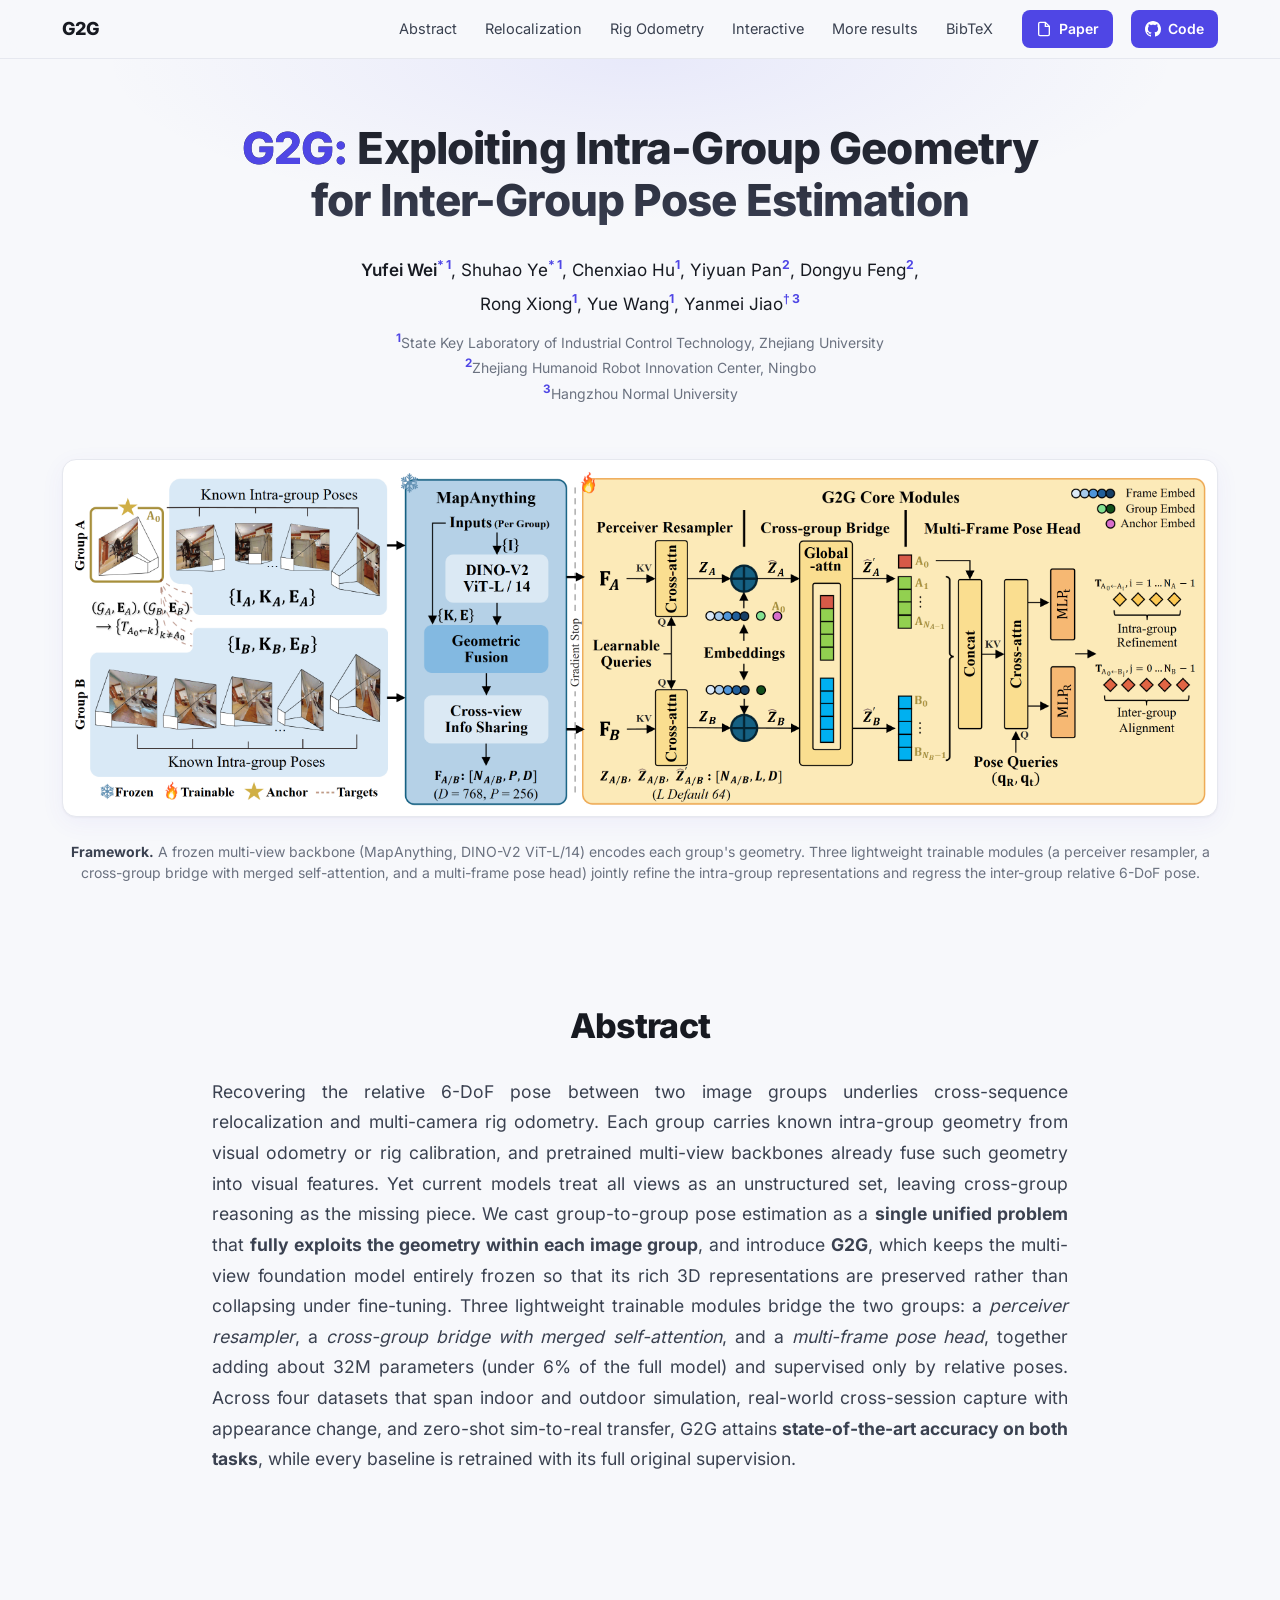
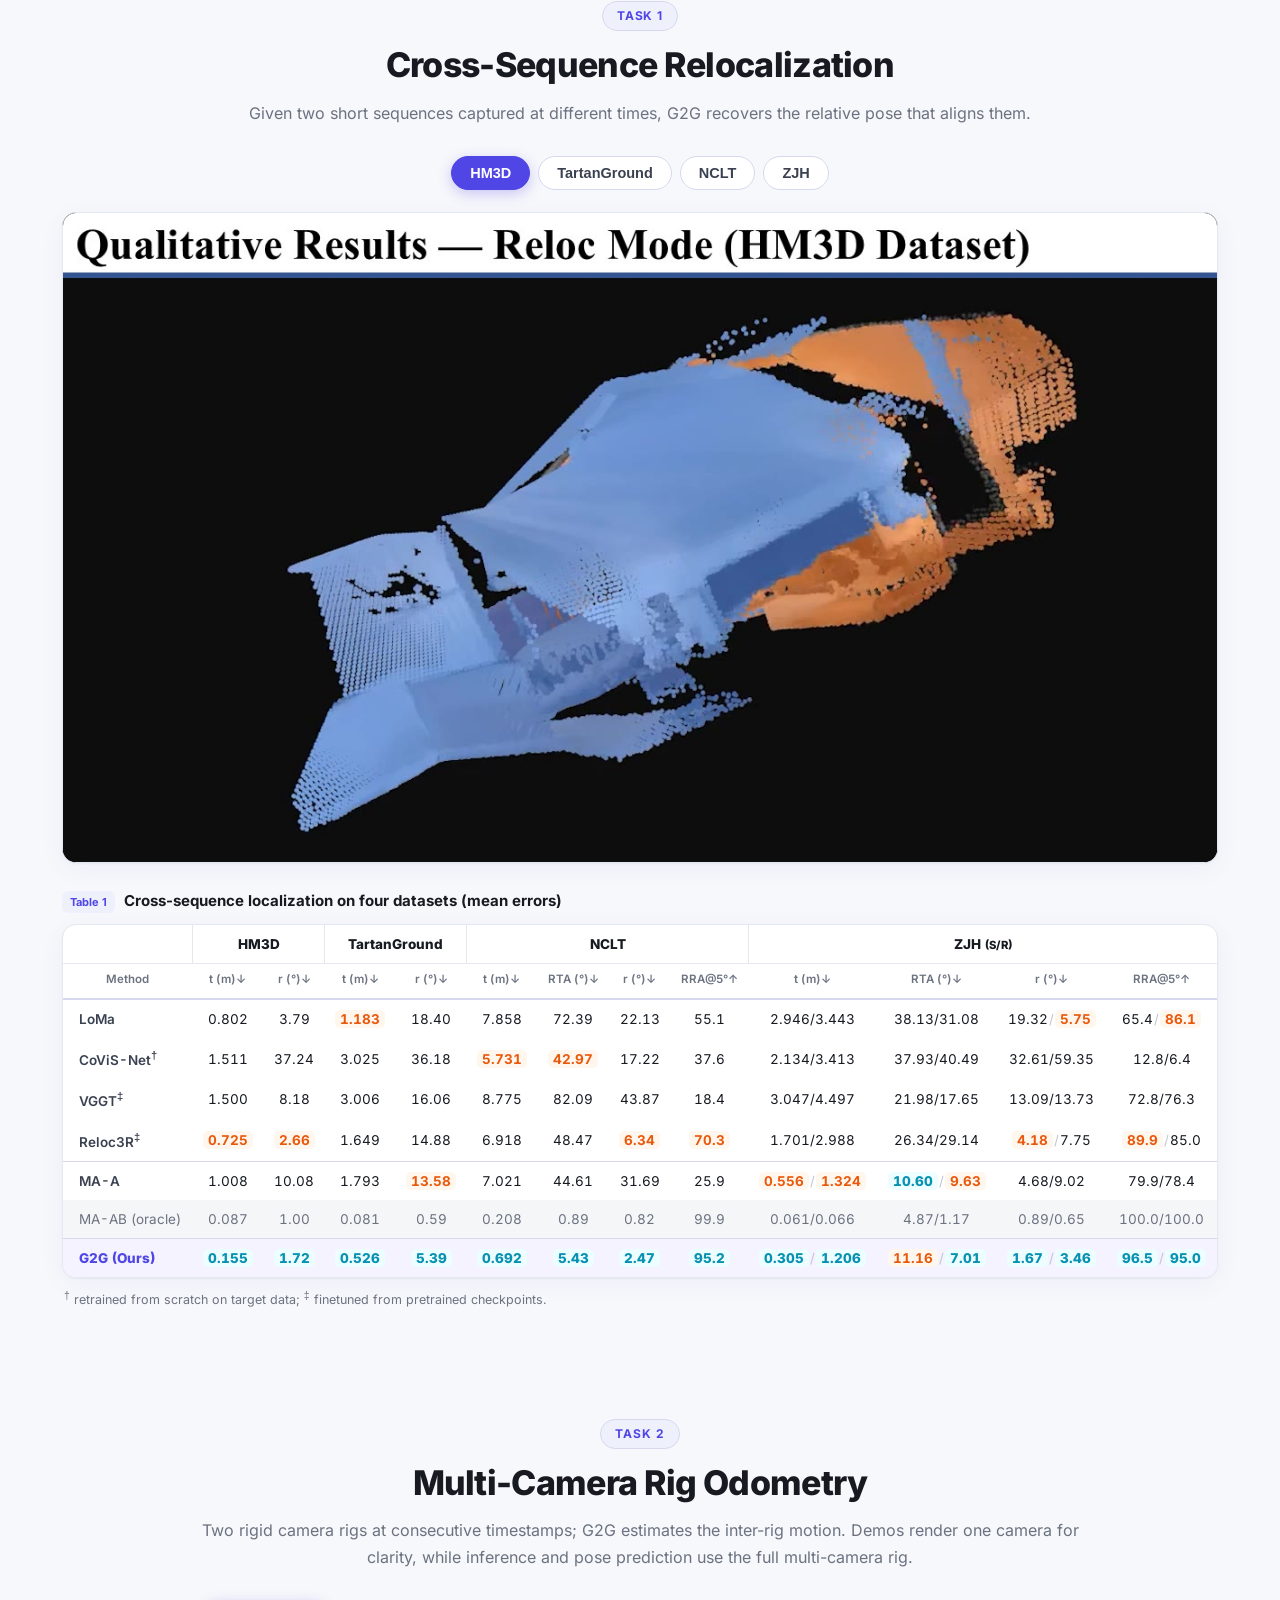
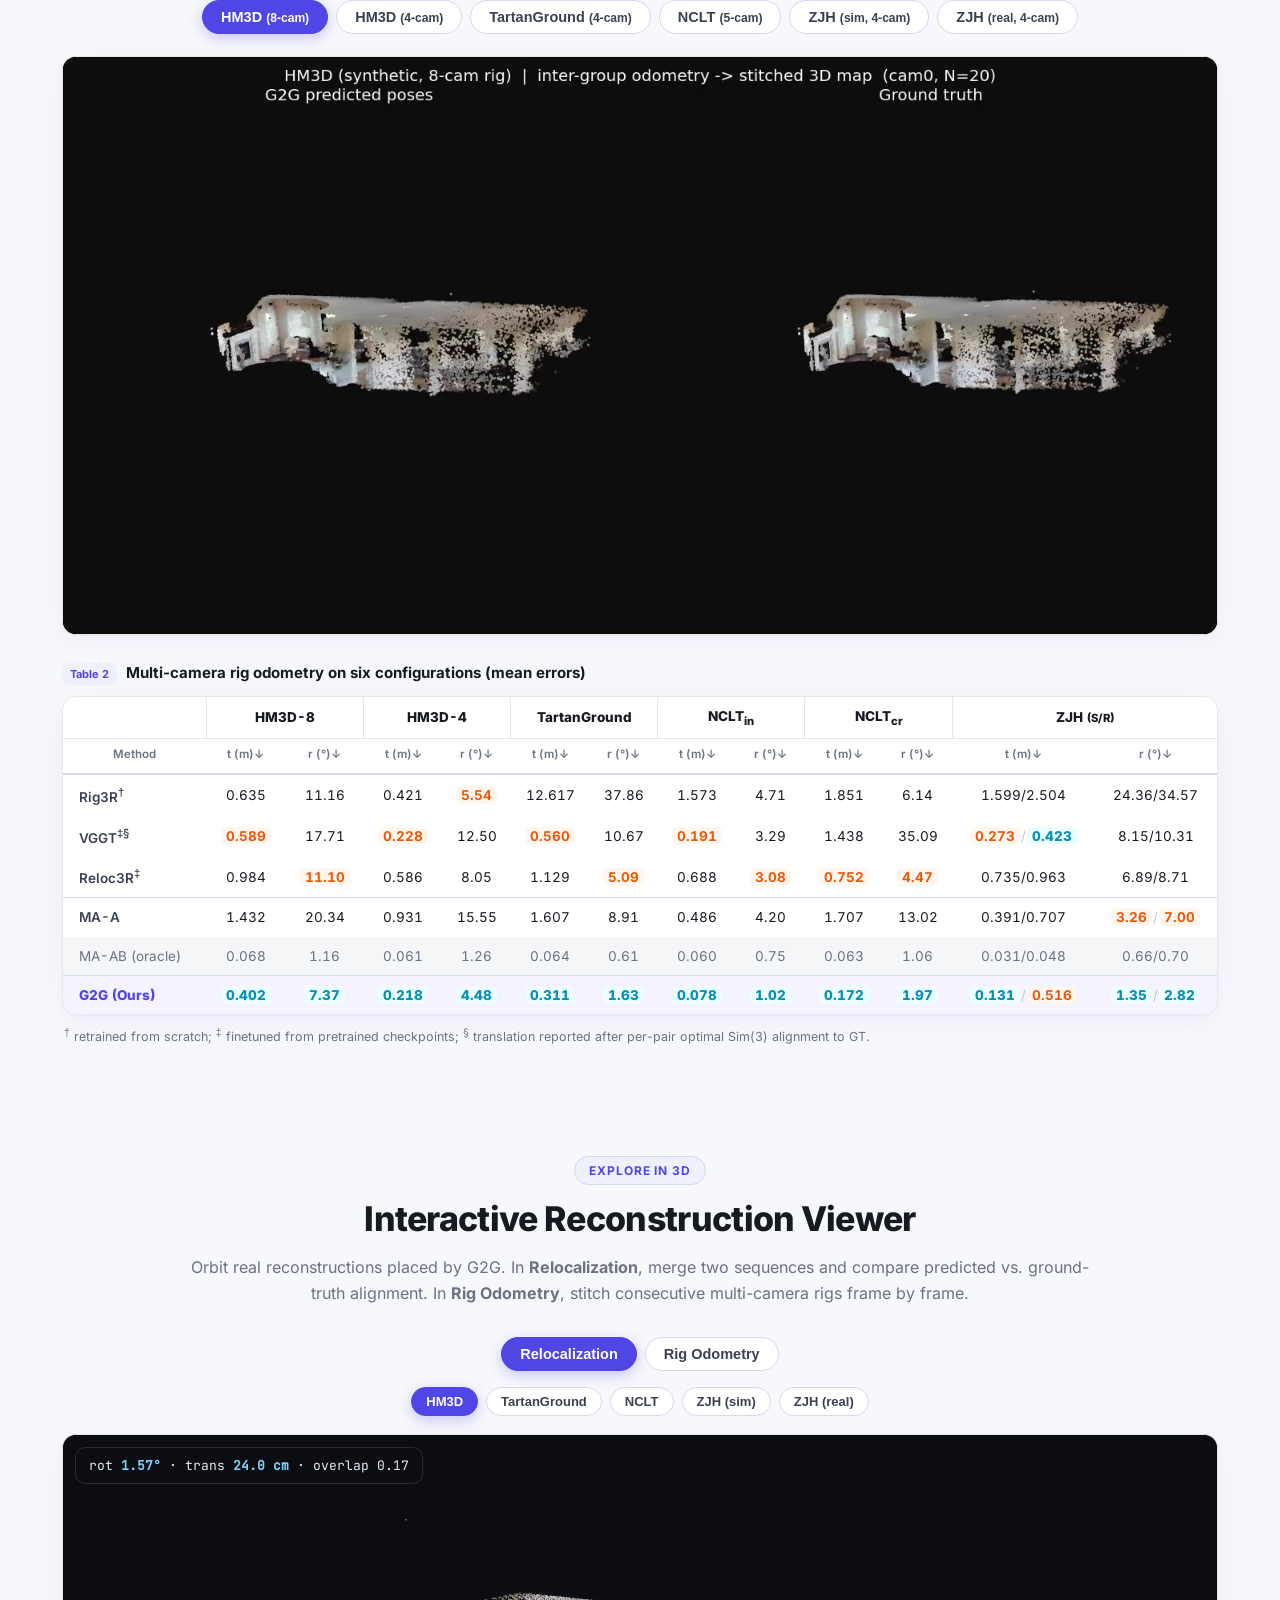
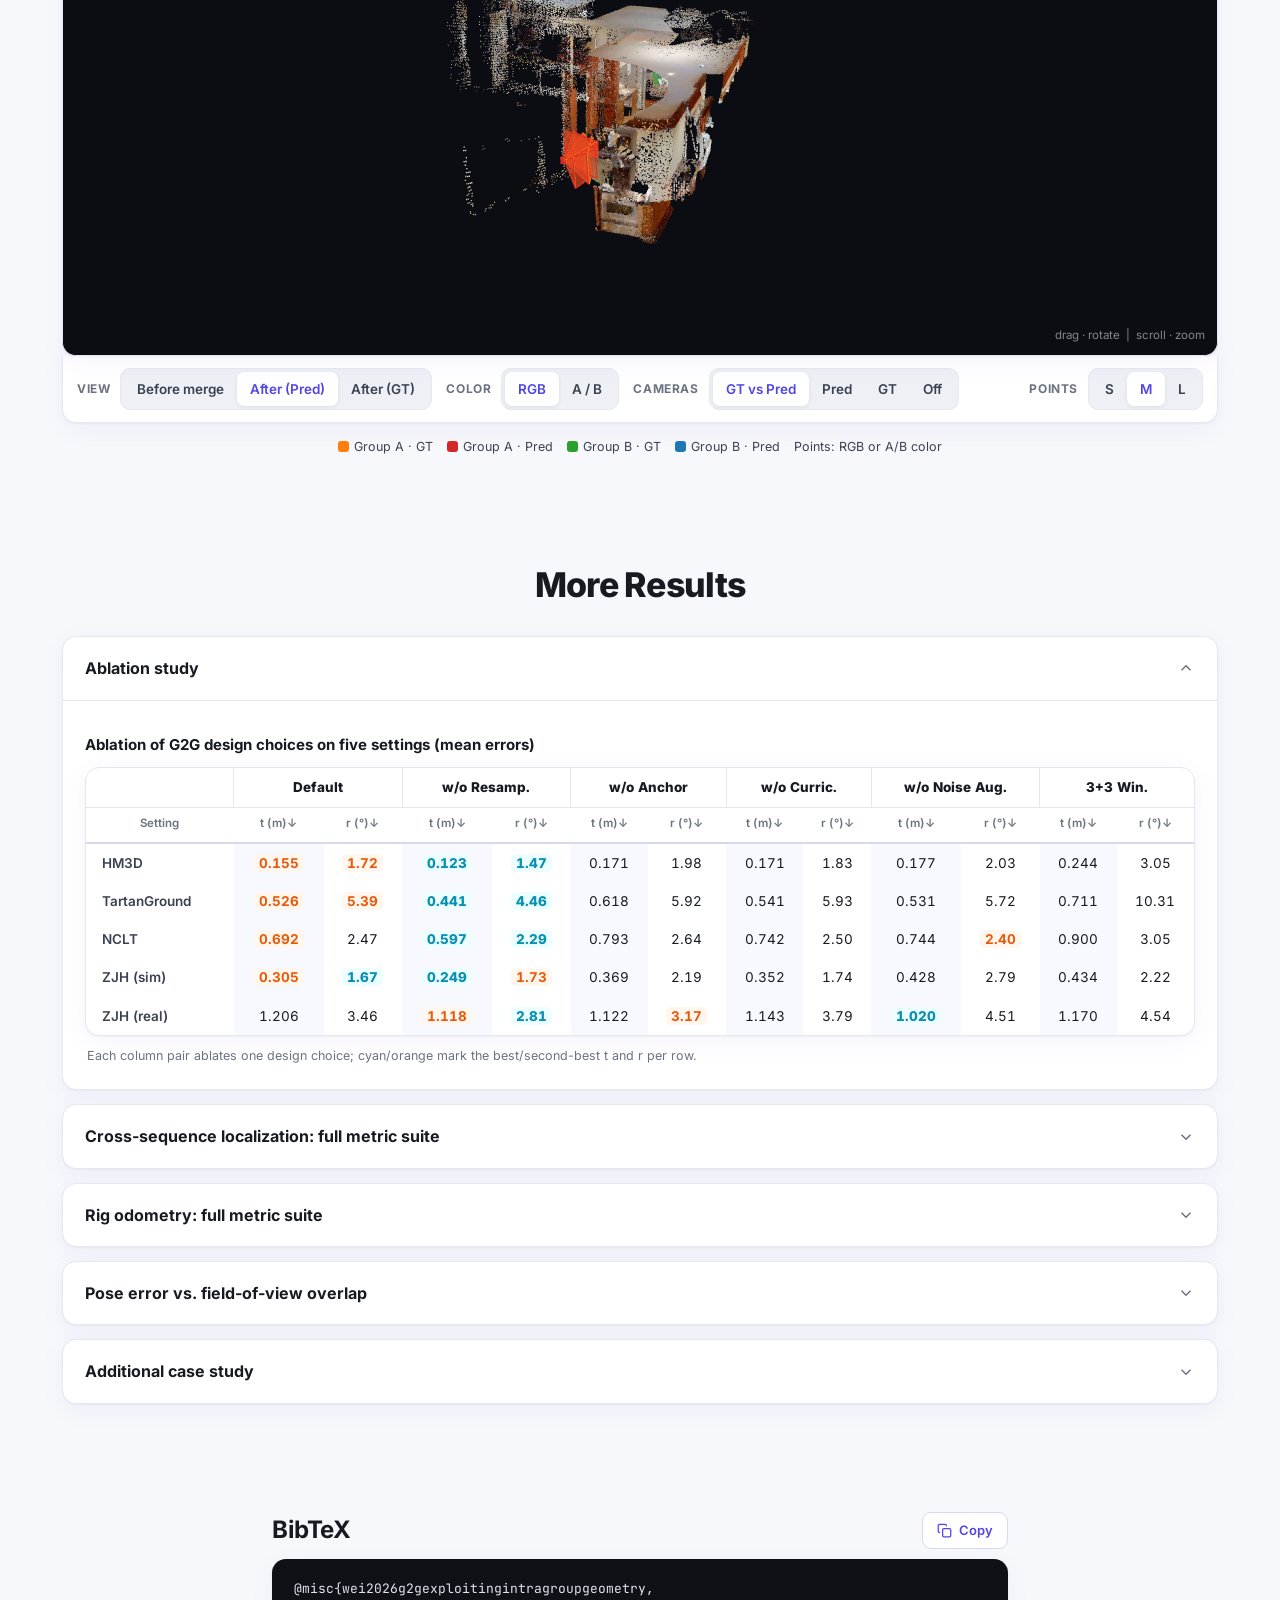
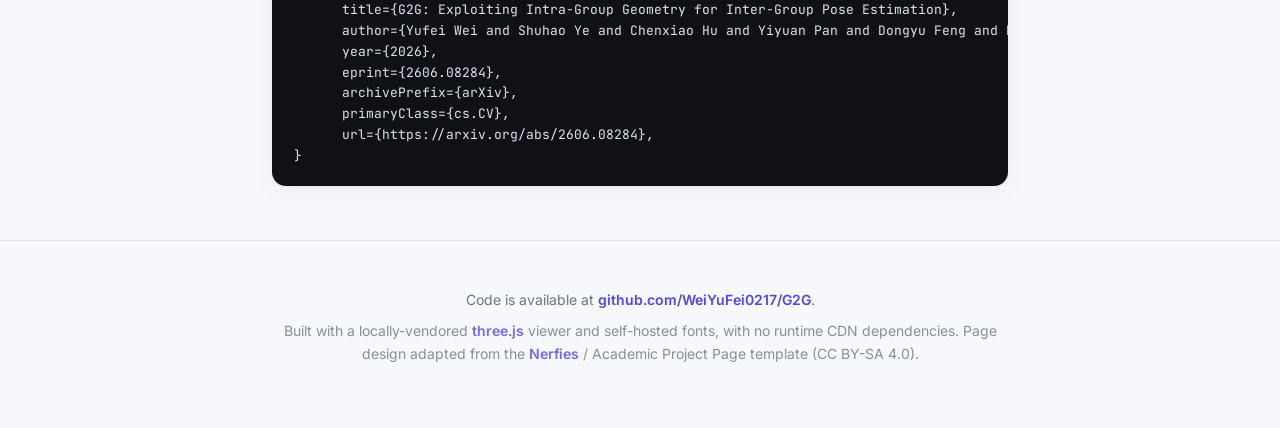
<file: docs/index.html>
<!DOCTYPE html>
<html lang="en">
<head>
<meta charset="utf-8">
<meta name="viewport" content="width=device-width, initial-scale=1">
<title>G2G: Exploiting Intra-Group Geometry for Inter-Group Pose Estimation</title>
<meta name="description" content="G2G estimates the relative 6-DoF pose between two image groups for cross-sequence relocalization and multi-camera rig odometry, keeping a multi-view foundation model frozen and adding ~32M trainable parameters.">
<!-- Open Graph / Twitter(社交分享卡片需绝对 URL,相对路径在爬虫端无法解析)-->
<meta property="og:type" content="website">
<meta property="og:url" content="https://weiyufei0217.github.io/G2G/">
<meta property="og:title" content="G2G: Exploiting Intra-Group Geometry for Inter-Group Pose Estimation">
<meta property="og:description" content="A frozen multi-view foundation model + ~32M trainable parameters for group-to-group 6-DoF pose estimation. State-of-the-art on relocalization and rig odometry across four datasets.">
<meta property="og:image" content="https://weiyufei0217.github.io/G2G/assets/teaser/method.png">
<meta property="og:image:width" content="3414">
<meta property="og:image:height" content="1010">
<meta name="twitter:card" content="summary_large_image">
<meta name="twitter:title" content="G2G: Exploiting Intra-Group Geometry for Inter-Group Pose Estimation">
<meta name="twitter:description" content="A frozen multi-view foundation model + ~32M trainable parameters for group-to-group 6-DoF pose estimation. State-of-the-art on relocalization and rig odometry across four datasets.">
<meta name="twitter:image" content="https://weiyufei0217.github.io/G2G/assets/teaser/method.png">
<!-- Google Scholar (Highwire) 引用元数据:帮助论文 PDF 被 Scholar 收录 -->
<meta name="citation_title" content="G2G: Exploiting Intra-Group Geometry for Inter-Group Pose Estimation">
<meta name="citation_arxiv_id" content="2606.08284">
<meta name="citation_author" content="Wei, Yufei">
<meta name="citation_author" content="Ye, Shuhao">
<meta name="citation_author" content="Hu, Chenxiao">
<meta name="citation_author" content="Pan, Yiyuan">
<meta name="citation_author" content="Feng, Dongyu">
<meta name="citation_author" content="Xiong, Rong">
<meta name="citation_author" content="Wang, Yue">
<meta name="citation_author" content="Jiao, Yanmei">
<meta name="citation_publication_date" content="2026">
<meta name="citation_pdf_url" content="https://arxiv.org/pdf/2606.08284">
<meta name="citation_abstract_html_url" content="https://weiyufei0217.github.io/G2G/">
<!-- schema.org 结构化数据:让搜索引擎理解这是一篇学术论文 -->
<script type="application/ld+json">
{
  "@context": "https://schema.org",
  "@type": "ScholarlyArticle",
  "headline": "G2G: Exploiting Intra-Group Geometry for Inter-Group Pose Estimation",
  "name": "G2G: Exploiting Intra-Group Geometry for Inter-Group Pose Estimation",
  "author": [
    {"@type": "Person", "name": "Yufei Wei"},
    {"@type": "Person", "name": "Shuhao Ye"},
    {"@type": "Person", "name": "Chenxiao Hu"},
    {"@type": "Person", "name": "Yiyuan Pan"},
    {"@type": "Person", "name": "Dongyu Feng"},
    {"@type": "Person", "name": "Rong Xiong"},
    {"@type": "Person", "name": "Yue Wang"},
    {"@type": "Person", "name": "Yanmei Jiao"}
  ],
  "datePublished": "2026",
  "url": "https://weiyufei0217.github.io/G2G/",
  "image": "https://weiyufei0217.github.io/G2G/assets/teaser/method.png",
  "description": "G2G estimates the relative 6-DoF pose between two image groups for cross-sequence relocalization and multi-camera rig odometry, keeping a multi-view foundation model frozen and adding ~32M trainable parameters.",
  "abstract": "G2G estimates the relative 6-DoF pose between two image groups for cross-sequence relocalization and multi-camera rig odometry, keeping a multi-view foundation model frozen and adding ~32M trainable parameters.",
  "license": "https://github.com/WeiYuFei0217/G2G",
  "sameAs": "https://github.com/WeiYuFei0217/G2G"
}
</script>
<link rel="icon" href="data:image/svg+xml,<svg xmlns='http://www.w3.org/2000/svg' viewBox='0 0 32 32'><text y='25' font-size='24' font-family='sans-serif' font-weight='800' fill='%234f46e5'>G</text></svg>">
<link rel="preload" href="./static/vendor/fonts/inter-700.woff2" as="font" type="font/woff2" crossorigin>
<link rel="stylesheet" href="./static/css/style.css">
<!-- three.js 通过 importmap 解析裸模块名 'three'(本地内嵌,无 CDN) -->
<script type="importmap">
{ "imports": { "three": "./static/vendor/three/three.module.min.js" } }
</script>
</head>
<body>

<!-- ============================== 导航 ============================== -->
<nav class="nav">
  <div class="wrap">
    <a class="brand" href="#top">G2G</a>
    <div class="spacer"></div>
    <div class="links" id="navlinks">
      <a href="#abstract">Abstract</a>
      <a href="#reloc">Relocalization</a>
      <a href="#rig">Rig&nbsp;Odometry</a>
      <a href="#interactive">Interactive</a>
      <a href="#more">More&nbsp;results</a>
      <a href="#bibtex">BibTeX</a>
    </div>
    <a class="ghbtn" href="https://arxiv.org/abs/2606.08284" target="_blank" rel="noopener">
      <svg viewBox="0 0 24 24" width="16" height="16" fill="none" stroke="currentColor" stroke-width="2" aria-hidden="true"><path d="M14 2H6a2 2 0 0 0-2 2v16a2 2 0 0 0 2 2h12a2 2 0 0 0 2-2V8z"/><path d="M14 2v6h6"/></svg>
      Paper
    </a>
    <a class="ghbtn" href="https://github.com/WeiYuFei0217/G2G" target="_blank" rel="noopener">
      <svg viewBox="0 0 16 16" width="16" height="16" fill="currentColor" aria-hidden="true"><path d="M8 0C3.58 0 0 3.58 0 8c0 3.54 2.29 6.53 5.47 7.59.4.07.55-.17.55-.38 0-.19-.01-.82-.01-1.49-2.01.37-2.53-.49-2.69-.94-.09-.23-.48-.94-.82-1.13-.28-.15-.68-.52-.01-.53.63-.01 1.08.58 1.23.82.72 1.21 1.87.87 2.33.66.07-.52.28-.87.51-1.07-1.78-.2-3.64-.89-3.64-3.95 0-.87.31-1.59.82-2.15-.08-.2-.36-1.02.08-2.12 0 0 .67-.21 2.2.82.64-.18 1.32-.27 2-.27.68 0 1.36.09 2 .27 1.53-1.04 2.2-.82 2.2-.82.44 1.1.16 1.92.08 2.12.51.56.82 1.27.82 2.15 0 3.07-1.87 3.75-3.65 3.95.29.25.54.73.54 1.48 0 1.07-.01 1.93-.01 2.2 0 .21.15.46.55.38A8.01 8.01 0 0 0 16 8c0-4.42-3.58-8-8-8z"/></svg>
      Code
    </a>
    <button class="nav-toggle" id="navToggle" aria-label="Menu">
      <svg width="18" height="18" viewBox="0 0 24 24" fill="none" stroke="currentColor" stroke-width="2"><path d="M3 6h18M3 12h18M3 18h18"/></svg>
    </button>
  </div>
</nav>

<span id="top"></span>

<!-- ============================== HERO ============================== -->
<header class="hero">
  <div class="wrap">
    <h1><span class="brandhl">G2G:</span> Exploiting Intra-Group Geometry<br>for Inter-Group Pose Estimation</h1>

    <div class="authors">
      <a href="https://github.com/WeiYuFei0217" target="_blank" rel="noopener">Yufei Wei</a><sup>*&thinsp;1</sup>,
      Shuhao Ye<sup>*&thinsp;1</sup>,
      Chenxiao Hu<sup>1</sup>,
      Yiyuan Pan<sup>2</sup>,
      Dongyu Feng<sup>2</sup>,<br>
      Rong Xiong<sup>1</sup>,
      Yue Wang<sup>1</sup>,
      Yanmei Jiao<sup>&dagger;&thinsp;3</sup>
    </div>
    <div class="affils">
      <div><sup>1</sup>State Key Laboratory of Industrial Control Technology, Zhejiang University</div>
      <div><sup>2</sup>Zhejiang Humanoid Robot Innovation Center, Ningbo</div>
      <div><sup>3</sup>Hangzhou Normal University</div>
    </div>
  </div>
</header>

<!-- ============================== TEASER(方法图) ============================== -->
<section class="teaser" style="padding-top:14px">
  <div class="wrap">
    <figure class="fig">
      <img src="./assets/teaser/method.png" alt="G2G framework: a frozen multi-view backbone with a perceiver resampler, a cross-group bridge with merged self-attention, and a multi-frame pose head.">
    </figure>
    <p class="cap"><b>Framework.</b> A frozen multi-view backbone (MapAnything, DINO-V2 ViT-L/14)
      encodes each group's geometry. Three lightweight trainable modules (a perceiver resampler, a
      cross-group bridge with merged self-attention, and a multi-frame pose head) jointly refine the
      intra-group representations and regress the inter-group relative 6-DoF pose.</p>
  </div>
</section>

<!-- ============================== ABSTRACT ============================== -->
<section id="abstract" class="abstract">
  <div class="wrap narrow">
    <div class="sec-head"><h2>Abstract</h2></div>
    <p>Recovering the relative 6-DoF pose between two image groups underlies cross-sequence
      relocalization and multi-camera rig odometry. Each group carries known intra-group geometry from
      visual odometry or rig calibration, and pretrained multi-view backbones already fuse such geometry
      into visual features. Yet current models treat all views as an unstructured set, leaving
      cross-group reasoning as the missing piece. We cast group-to-group pose estimation as a
      <b>single unified problem</b> that <b>fully exploits the geometry within each image group</b>, and
      introduce <b>G2G</b>, which keeps the multi-view foundation model entirely frozen so that its
      rich 3D representations are preserved rather than collapsing under fine-tuning. Three
      lightweight trainable modules bridge the two groups: a <i>perceiver resampler</i>, a
      <i>cross-group bridge with merged self-attention</i>, and a <i>multi-frame pose head</i>, together
      adding about 32M parameters (under 6% of the full model) and supervised only by relative poses.
      Across four datasets that span indoor and outdoor simulation, real-world cross-session capture with
      appearance change, and zero-shot sim-to-real transfer, G2G attains <b>state-of-the-art accuracy on both
      tasks</b>, while
      every baseline is retrained with its full original supervision.</p>
  </div>
</section>

<!-- ============================== TASK 1 · RELOCALIZATION ============================== -->
<section id="reloc">
  <div class="wrap">
    <div class="sec-head">
      <span class="eyebrow">Task 1</span>
      <h2>Cross-Sequence Relocalization</h2>
      <p>Given two short sequences captured at different times, G2G recovers the relative pose that aligns them.</p>
    </div>

    <div class="tabs" role="tablist" aria-label="Relocalization datasets"
         data-tabgroup data-vid="#reloc-video" data-vidbase="reloc">
      <button class="tab" role="tab" data-ds="hm3d" aria-selected="true">HM3D</button>
      <button class="tab" role="tab" data-ds="tartanground" aria-selected="false">TartanGround</button>
      <button class="tab" role="tab" data-ds="nclt" aria-selected="false">NCLT</button>
      <button class="tab" role="tab" data-ds="zjh" aria-selected="false">ZJH</button>
    </div>

    <div class="video-card">
      <video id="reloc-video" autoplay muted loop playsinline preload="metadata"
             poster="./assets/videos/reloc-hm3d.jpg">
        <source src="./assets/videos/reloc-hm3d.mp4" type="video/mp4">
      </video>
    </div>

    <div class="table-title"><span class="tag">Table 1</span> Cross-sequence localization on four datasets (mean errors)</div>
    <div id="table-reloc" data-table="reloc">
      <p class="cap">Loading table&hellip;</p>
    </div>
  </div>
</section>

<!-- ============================== TASK 2 · RIG ODOMETRY ============================== -->
<section id="rig">
  <div class="wrap">
    <div class="sec-head">
      <span class="eyebrow">Task 2</span>
      <h2>Multi-Camera Rig Odometry</h2>
      <p>Two rigid camera rigs at consecutive timestamps; G2G estimates the inter-rig motion. Demos render
        one camera for clarity, while inference and pose prediction use the full multi-camera rig.</p>
    </div>

    <div class="tabs" role="tablist" aria-label="Rig odometry datasets"
         data-tabgroup data-vid="#rig-video" data-vidbase="rig">
      <button class="tab" role="tab" data-ds="hm3d8" aria-selected="true">HM3D&nbsp;<small>(8-cam)</small></button>
      <button class="tab" role="tab" data-ds="hm3d4_15m" aria-selected="false">HM3D&nbsp;<small>(4-cam)</small></button>
      <button class="tab" role="tab" data-ds="tartanground" aria-selected="false">TartanGround&nbsp;<small>(4-cam)</small></button>
      <button class="tab" role="tab" data-ds="nclt" aria-selected="false">NCLT&nbsp;<small>(5-cam)</small></button>
      <button class="tab" role="tab" data-ds="zjh_sim" aria-selected="false">ZJH&nbsp;<small>(sim, 4-cam)</small></button>
      <button class="tab" role="tab" data-ds="zjh_real" aria-selected="false">ZJH&nbsp;<small>(real, 4-cam)</small></button>
    </div>

    <div class="video-card">
      <video id="rig-video" autoplay muted loop playsinline preload="metadata"
             poster="./assets/videos/rig-hm3d8.jpg">
        <source src="./assets/videos/rig-hm3d8.mp4" type="video/mp4">
      </video>
    </div>

    <div class="table-title"><span class="tag">Table 2</span> Multi-camera rig odometry on six configurations (mean errors)</div>
    <div id="table-rig" data-table="rig">
      <p class="cap">Loading table&hellip;</p>
    </div>
  </div>
</section>

<!-- ============================== INTERACTIVE 3D VIEWER ============================== -->
<section id="interactive">
  <div class="wrap">
    <div class="sec-head">
      <span class="eyebrow">Explore in 3D</span>
      <h2>Interactive Reconstruction Viewer</h2>
      <p>Orbit real reconstructions placed by G2G. In <b>Relocalization</b>, merge two sequences and
        compare predicted vs. ground-truth alignment. In <b>Rig Odometry</b>, stitch consecutive
        multi-camera rigs frame by frame.</p>
    </div>

    <!-- 模式切换 -->
    <div class="tabs" role="tablist" aria-label="Viewer mode" id="viewer-mode-tabs">
      <button class="tab" role="tab" data-mode="reloc" aria-selected="true">Relocalization</button>
      <button class="tab" role="tab" data-mode="rig" aria-selected="false">Rig&nbsp;Odometry</button>
    </div>
    <!-- 例子选择(按模式动态填充) -->
    <div class="tabs ex-tabs" role="tablist" aria-label="Example" id="viewer-example-tabs"></div>

    <div class="viewer-wrap">
      <canvas id="viewer-canvas"></canvas>
      <div class="viewer-readout" id="viewer-readout" hidden>
        <div class="t" id="ro-title">G2G prediction</div>
        <div class="err" id="ro-err"></div>
      </div>
      <div class="viewer-loading" id="viewer-loading"><span class="spin"></span>Loading point cloud&hellip;</div>
      <div class="viewer-mono-note" id="viewer-mono-note" hidden>
        <b>Monocular point cloud</b> (front camera only). Pose inference still uses the full multi-camera rig.
      </div>
      <div class="viewer-hint">drag&nbsp;·&nbsp;rotate&nbsp;&nbsp;|&nbsp;&nbsp;scroll&nbsp;·&nbsp;zoom</div>
      <div class="viewer-fallback" id="viewer-fallback">
        <p><b>WebGL is unavailable in this browser.</b></p>
        <p>The interactive viewer needs WebGL. The static qualitative figures above show the same results.</p>
      </div>
    </div>

    <div class="viewer-bar">
      <!-- RELOC 控件 -->
      <div class="mode-ctrl" data-mode="reloc">
        <div class="vgroup">
          <span class="lbl">View</span>
          <div class="seg" id="reloc-view" role="group" aria-label="Merge view">
            <button data-v="before">Before merge</button>
            <button data-v="pred" aria-pressed="true">After&nbsp;(Pred)</button>
            <button data-v="gt">After&nbsp;(GT)</button>
          </div>
        </div>
        <div class="vgroup">
          <span class="lbl">Color</span>
          <div class="seg" id="reloc-color" role="group" aria-label="Point color">
            <button data-v="rgb" aria-pressed="true">RGB</button>
            <button data-v="group">A&nbsp;/&nbsp;B</button>
          </div>
        </div>
        <div class="vgroup">
          <span class="lbl">Cameras</span>
          <div class="seg" id="reloc-cams" role="group" aria-label="Camera overlay">
            <button data-v="both" aria-pressed="true">GT&nbsp;vs&nbsp;Pred</button>
            <button data-v="pred">Pred</button>
            <button data-v="gt">GT</button>
            <button data-v="off">Off</button>
          </div>
        </div>
      </div>

      <!-- RIG 控件 -->
      <div class="mode-ctrl" data-mode="rig" hidden>
        <div class="vgroup">
          <span class="lbl">View</span>
          <div class="seg" id="rig-view" role="group" aria-label="Merged map">
            <button data-v="pred" aria-pressed="true">Pred</button>
            <button data-v="gt">GT</button>
          </div>
        </div>
        <div class="vgroup">
          <span class="lbl">Shading</span>
          <div class="seg" id="rig-shade" role="group" aria-label="Frame shading">
            <button data-v="highlight" aria-pressed="true">Highlight&nbsp;current</button>
            <button data-v="rgb">All&nbsp;RGB</button>
          </div>
        </div>
        <div class="vgroup">
          <span class="lbl">Cameras</span>
          <div class="seg" id="rig-cams" role="group" aria-label="Camera depiction">
            <button data-v="mono" aria-pressed="true">Mono</button>
            <button data-v="multi">Multi</button>
          </div>
        </div>
        <div class="vgroup slider">
          <span class="lbl">Frames</span>
          <input type="range" id="rig-frames" min="1" max="20" step="1" value="20" aria-label="Stitched frames">
          <span class="slider-val" id="rig-frames-val">20</span>
        </div>
      </div>

      <!-- 共享:点大小 -->
      <div class="vgroup">
        <span class="lbl">Points</span>
        <div class="seg" id="point-size" role="group" aria-label="Point size">
          <button data-ps="1.0">S</button>
          <button data-ps="2.0" aria-pressed="true">M</button>
          <button data-ps="4.0">L</button>
        </div>
      </div>
    </div>

    <div class="viewer-legend" id="viewer-legend"></div>
  </div>
</section>

<!-- ============================== MORE(默认折叠) ============================== -->
<section id="more">
  <div class="wrap">
    <div class="sec-head"><h2>More Results</h2></div>

    <details class="more" open>
      <summary>Ablation study
        <svg class="chev" width="18" height="18" viewBox="0 0 24 24" fill="none" stroke="currentColor" stroke-width="2"><path d="M6 9l6 6 6-6"/></svg>
      </summary>
      <div class="more-body">
        <div class="table-title">Ablation of G2G design choices on five settings (mean errors)</div>
        <div id="table-ablation" data-table="ablation"><p class="cap">Loading table&hellip;</p></div>
      </div>
    </details>

    <details class="more">
      <summary>Cross-sequence localization: full metric suite
        <svg class="chev" width="18" height="18" viewBox="0 0 24 24" fill="none" stroke="currentColor" stroke-width="2"><path d="M6 9l6 6 6-6"/></svg>
      </summary>
      <div class="more-body">
        <div class="table-title">Per-dataset translation / rotation errors and accuracy thresholds</div>
        <div id="table-reloc-full" data-table="reloc_full"><p class="cap">Loading table&hellip;</p></div>
      </div>
    </details>

    <details class="more">
      <summary>Rig odometry: full metric suite
        <svg class="chev" width="18" height="18" viewBox="0 0 24 24" fill="none" stroke="currentColor" stroke-width="2"><path d="M6 9l6 6 6-6"/></svg>
      </summary>
      <div class="more-body">
        <div class="table-title">Per-configuration translation / rotation errors, accuracy thresholds, and mAA@30&deg;</div>
        <div id="table-rig-full" data-table="rig_full"><p class="cap">Loading table&hellip;</p></div>
      </div>
    </details>

    <details class="more">
      <summary>Pose error vs. field-of-view overlap
        <svg class="chev" width="18" height="18" viewBox="0 0 24 24" fill="none" stroke="currentColor" stroke-width="2"><path d="M6 9l6 6 6-6"/></svg>
      </summary>
      <div class="more-body">
        <!-- 1) overlap 分布(上下文,置顶),单行四面板 -->
        <figure class="fig">
          <img src="./assets/figures/figspec_overlap_distribution.png" alt="Per-pair field-of-view overlap distribution for each dataset" loading="lazy">
          <figcaption><b>Per-pair overlap distribution.</b> Histograms of field-of-view overlap for the
            evaluation pairs of (a) HM3D (median 0.50), (b) TartanGround (median 0.55), (c) NCLT
            (median 0.24), and (d) ZJH (median 0.34); each panel's box reports n, min, max, mean, and
            median. Faint dashed lines mark the nine curriculum thresholds (0.50 down to 0.10). NCLT has
            the lowest overlap, which makes it the hardest cross-sequence setting.</figcaption>
        </figure>
        <!-- 2) 旋转误差随重叠度变化,单行四面板 -->
        <figure class="fig">
          <img src="./assets/figures/figspec_perf_vs_overlap_rot.png" alt="Mean rotation error binned by field-of-view overlap for each dataset" loading="lazy">
          <figcaption><b>Mean rotation error vs. field-of-view overlap.</b> Panels (a)&ndash;(d) cover
            HM3D, TartanGround, NCLT, and ZJH. In each, every method's mean rotation error (log scale) is
            binned by the field-of-view overlap of the selected top-1 window, i.e. the geometric overlap the
            model actually sees. On ZJH, solid and dashed curves denote the simulated and real splits. The
            MA-AB oracle (gray) is a reference ceiling. G2G (red) degrades most gradually as overlap drops and
            stays closest to the oracle, while baselines grow by up to an order of magnitude in the low-overlap
            regime.</figcaption>
        </figure>
        <!-- 3) 平移误差随重叠度变化,单行四面板 -->
        <figure class="fig">
          <img src="./assets/figures/figspec_perf_vs_overlap_trans.png" alt="Mean translation error binned by field-of-view overlap for each dataset" loading="lazy">
          <figcaption><b>Mean translation error vs. field-of-view overlap.</b> Panels (a)&ndash;(d) cover
            HM3D, TartanGround, NCLT, and ZJH. In each, every method's mean translation error in meters
            (log scale) is binned by the field-of-view overlap of the selected top-1 window, i.e. the
            geometric overlap the model actually sees. On ZJH, solid and dashed curves denote the simulated
            and real splits. Translation follows the main-table scale convention: VGGT is up-to-scale
            (raw L2), Reloc3R is Procrustes-aligned, and the remaining metric methods (G2G, LoMa, CoViS-Net,
            MA) use bare L2, so absolute values are not comparable across methods. The MA-AB oracle
            (gray) is a reference ceiling; G2G (red) stays closest to it and degrades most gradually as
            overlap drops, while baselines grow sharply in the low-overlap regime.</figcaption>
        </figure>
      </div>
    </details>

    <details class="more">
      <summary>Additional case study
        <svg class="chev" width="18" height="18" viewBox="0 0 24 24" fill="none" stroke="currentColor" stroke-width="2"><path d="M6 9l6 6 6-6"/></svg>
      </summary>
      <div class="more-body">
        <figure class="fig">
          <img src="./assets/figures/case-study.png" alt="Predicted vs. ground-truth poses on the reconstructed scene" loading="lazy">
          <figcaption><b>Qualitative examples on real data.</b> (Top) A zero-shot sim-to-real ZJH
            localization pair in which the two groups image opposite sides of the same wall, leaving little
            direct visual overlap; the insets show G2G's predicted poses tracking the ground-truth trajectory
            on both groups. (Bottom) A long-range cross-session
            NCLT rig pair recorded on different dates, with large signage changed and roadside trees removed
            between sessions; G2G still brings the two groups into one frame, with a residual inter-group
            rotation of 1.12&deg; and a residual translation of 5.3&thinsp;cm.</figcaption>
        </figure>
      </div>
    </details>
  </div>
</section>

<!-- ============================== BIBTEX ============================== -->
<section id="bibtex" class="bibtex">
  <div class="wrap narrow">
    <div class="bib-head">
      <h2 style="margin:0;font-size:24px">BibTeX</h2>
      <button class="copy-btn" id="copyBib">
        <svg width="15" height="15" viewBox="0 0 24 24" fill="none" stroke="currentColor" stroke-width="2"><rect x="9" y="9" width="13" height="13" rx="2"/><path d="M5 15H4a2 2 0 0 1-2-2V4a2 2 0 0 1 2-2h9a2 2 0 0 1 2 2v1"/></svg>
        <span>Copy</span>
      </button>
    </div>
<pre id="bibtex-text">@misc{wei2026g2gexploitingintragroupgeometry,
      title={G2G: Exploiting Intra-Group Geometry for Inter-Group Pose Estimation},
      author={Yufei Wei and Shuhao Ye and Chenxiao Hu and Yiyuan Pan and Dongyu Feng and Rong Xiong and Yue Wang and Yanmei Jiao},
      year={2026},
      eprint={2606.08284},
      archivePrefix={arXiv},
      primaryClass={cs.CV},
      url={https://arxiv.org/abs/2606.08284},
}</pre>
  </div>
</section>

<!-- ============================== FOOTER ============================== -->
<footer>
  <div class="wrap">
    <p>Code is available at
      <a href="https://github.com/WeiYuFei0217/G2G" target="_blank" rel="noopener">github.com/WeiYuFei0217/G2G</a>.</p>
    <p style="opacity:.8">Built with a locally-vendored <a href="https://threejs.org" target="_blank" rel="noopener">three.js</a>
      viewer and self-hosted fonts, with no runtime CDN dependencies. Page design adapted from the
      <a href="https://github.com/nerfies/nerfies.github.io" target="_blank" rel="noopener">Nerfies</a> /
      Academic Project Page template (CC BY-SA 4.0).</p>
  </div>
</footer>

<script type="module" src="./static/js/main.js"></script>
</body>
</html>
</file>
<file: docs/static/css/style.css>
/* ==========================================================================
   G2G Project Page — style.css
   浅色现代学术风(Light Modern)。配色: 靛蓝强调 #4f46e5,卡片白底圆角软阴影。
   全部字体本地内嵌(static/vendor/fonts),无任何运行时 CDN 依赖(国内可访问)。
   ========================================================================== */

/* ----------------------------------------------------------- 字体(本地内嵌) */
@font-face{font-family:'Inter';font-style:normal;font-weight:400;font-display:swap;
  src:url('../vendor/fonts/inter-400.woff2') format('woff2');}
@font-face{font-family:'Inter';font-style:normal;font-weight:600;font-display:swap;
  src:url('../vendor/fonts/inter-600.woff2') format('woff2');}
@font-face{font-family:'Inter';font-style:normal;font-weight:700;font-display:swap;
  src:url('../vendor/fonts/inter-700.woff2') format('woff2');}
@font-face{font-family:'Inter';font-style:normal;font-weight:800;font-display:swap;
  src:url('../vendor/fonts/inter-800.woff2') format('woff2');}
@font-face{font-family:'JetBrains Mono';font-style:normal;font-weight:400;font-display:swap;
  src:url('../vendor/fonts/jetbrains-mono-400.woff2') format('woff2');}

/* ------------------------------------------------------------------ 设计令牌 */
:root{
  --bg:#f7f8fb;          --bg-soft:#eef0f6;
  --card:#ffffff;        --border:#e6e8ef;     --border-strong:#d7d8ee;
  --ink:#171a21;         --ink-2:#3a4150;      --muted:#6b7280;
  --accent:#4f46e5;      --accent-2:#6366f1;   --accent-soft:#eef0fb;
  --accent-ink:#3b39a8;
  --best:#0891b2;        --best-bg:#ecfeff;    /* cyan  → best   */
  --second:#ea580c;      --second-bg:#fff7ed;  /* orange→ second */
  --ours-bg:#f4f3ff;
  --radius:14px;         --radius-sm:10px;
  --shadow:0 1px 2px rgba(16,18,40,.04),0 6px 24px rgba(80,70,229,.06);
  --shadow-lg:0 8px 40px rgba(80,70,229,.12);
  --maxw:1200px;
  --font:'Inter',-apple-system,BlinkMacSystemFont,'Segoe UI',Roboto,Helvetica,Arial,sans-serif;
  --mono:'JetBrains Mono',ui-monospace,SFMono-Regular,Menlo,Consolas,monospace;
}

/* ------------------------------------------------------------------- 基础 */
*{box-sizing:border-box}
html{scroll-behavior:smooth;scroll-padding-top:72px;-webkit-text-size-adjust:100%}
body{
  margin:0;background:var(--bg);color:var(--ink);font-family:var(--font);
  font-size:17px;line-height:1.65;font-feature-settings:'cv05','ss01';
  -webkit-font-smoothing:antialiased;text-rendering:optimizeLegibility;
}
a{color:var(--accent);text-decoration:none}
a:hover{text-decoration:underline}
img{max-width:100%;height:auto;display:block}
h1,h2,h3{line-height:1.2;letter-spacing:-.02em;margin:0 0 .4em}
section{padding:54px 0}
.wrap{max-width:var(--maxw);margin:0 auto;padding:0 22px}
.narrow{max-width:780px;margin-left:auto;margin-right:auto}

/* 区块标题 */
.sec-head{text-align:center;margin-bottom:30px}
.sec-head h2{font-size:clamp(26px,4vw,34px);font-weight:800}
.sec-head p{color:var(--muted);font-size:16px;margin:.3em auto 0;max-width:900px}  /* 与 abstract 容器 .narrow(900px) 同宽 */
.eyebrow{display:inline-block;font-size:12px;font-weight:700;letter-spacing:.08em;
  text-transform:uppercase;color:var(--accent);background:var(--accent-soft);
  border:1px solid var(--border-strong);border-radius:20px;padding:4px 14px;margin-bottom:14px}

/* ------------------------------------------------------------------- 导航 */
.nav{position:sticky;top:0;z-index:50;background:rgba(247,248,251,.82);
  backdrop-filter:saturate(180%) blur(12px);border-bottom:1px solid var(--border)}
.nav .wrap{display:flex;align-items:center;gap:18px;height:58px}
.nav .brand{font-weight:800;font-size:18px;letter-spacing:-.03em;color:var(--ink)}
.nav .brand:hover{text-decoration:none}
.nav .spacer{flex:1}
.nav .links{display:flex;gap:6px}
.nav .links a{color:var(--ink-2);font-size:14.5px;font-weight:500;padding:7px 11px;
  border-radius:8px}
.nav .links a:hover{background:var(--accent-soft);color:var(--accent);text-decoration:none}
.nav .ghbtn{display:inline-flex;align-items:center;gap:7px;font-size:14px;font-weight:600;
  color:#fff;background:var(--accent);padding:7px 14px;border-radius:8px}
.nav .ghbtn:hover{background:var(--accent-2);text-decoration:none}
.nav-toggle{display:none}

/* ------------------------------------------------------------------- Hero */
.hero{padding:64px 0 40px;text-align:center;position:relative;overflow:hidden}
.hero::before{content:"";position:absolute;inset:0;z-index:0;
  background:radial-gradient(60% 60% at 50% 0%,rgba(99,102,241,.10),transparent 70%)}
.hero .wrap{position:relative;z-index:1}
.hero .venue{font-size:13.5px;font-weight:700;color:var(--accent);letter-spacing:.04em;
  text-transform:uppercase;margin-bottom:16px}
.hero h1{font-size:clamp(26px,4.4vw,44px);font-weight:800;max-width:none;margin:0 auto .12em;
  line-height:1.18;background:linear-gradient(180deg,#1b1e27,#3a3f52);-webkit-background-clip:text;
  background-clip:text;color:transparent}
/* 标题前缀 G2G: 用主题蓝(覆盖渐变文字填充) */
.hero h1 .brandhl{color:var(--accent);-webkit-text-fill-color:var(--accent)}
/* 窄屏缩小字号并允许自然换行,避免水平溢出 */
@media (max-width:720px){.hero h1{font-size:clamp(24px,6.4vw,34px)}}
.hero .tagline{color:var(--muted);font-size:clamp(15px,2.4vw,19px);max-width:60ch;
  margin:14px auto 0}
.authors{margin:26px auto 6px;max-width:820px;font-size:17px;line-height:2}
.authors a{font-weight:600;color:var(--ink)}
.authors a:hover{color:var(--accent)}
.authors sup{color:var(--accent);font-weight:700;font-size:.72em}
.affils{color:var(--muted);font-size:14px;max-width:760px;margin:8px auto 0;line-height:1.7}
.affils sup{color:var(--accent);font-weight:700}
.eqnote{color:var(--muted);font-size:13px;margin-top:6px}

/* Hero 按钮组 */
.btn-row{display:flex;flex-wrap:wrap;gap:11px;justify-content:center;margin:30px auto 0}
.btn{display:inline-flex;align-items:center;gap:8px;font-size:15px;font-weight:600;
  padding:11px 18px;border-radius:11px;border:1px solid var(--border-strong);
  background:var(--card);color:var(--ink);box-shadow:var(--shadow);transition:.18s}
.btn:hover{transform:translateY(-2px);box-shadow:var(--shadow-lg);text-decoration:none;
  border-color:var(--accent-2)}
.btn.primary{background:var(--accent);color:#fff;border-color:var(--accent)}
.btn.primary:hover{background:var(--accent-2)}
.btn svg{width:18px;height:18px;flex:none}
.btn .ico{width:18px;height:18px;display:inline-flex}

/* ------------------------------------------------------------------- 卡片 */
.card{background:var(--card);border:1px solid var(--border);border-radius:var(--radius);
  box-shadow:var(--shadow)}
.fig{margin:0;background:var(--card);border:1px solid var(--border);border-radius:var(--radius);
  overflow:hidden;box-shadow:var(--shadow)}
.fig img{width:100%}
.fig figcaption{color:var(--muted);font-size:14px;padding:13px 18px;line-height:1.6;
  text-align:justify;border-top:1px solid var(--border)}
.fig figcaption b{color:var(--ink-2)}
.cap{color:var(--muted);font-size:14px;line-height:1.55;padding:10px 2px 0;text-align:center}
.cap b{color:var(--ink-2)}

/* Teaser */
.teaser .fig{padding:10px}
.teaser .fig img{border-radius:8px}

/* Abstract */
.abstract .narrow{max-width:900px}
.abstract p{font-size:17.5px;color:var(--ink-2);line-height:1.75;text-align:justify}

/* ------------------------------------------------------- 数据集 pill 标签页 */
.tabs{display:flex;flex-wrap:wrap;gap:8px;justify-content:center;margin:0 0 22px}
.tab{font-size:14.5px;font-weight:600;color:var(--ink-2);background:var(--card);
  border:1px solid var(--border-strong);border-radius:22px;padding:8px 18px;cursor:pointer;
  transition:.16s;user-select:none}
.tab:hover{border-color:var(--accent-2);color:var(--accent)}
.tab[aria-selected="true"]{background:var(--accent);color:#fff;border-color:var(--accent);
  box-shadow:0 4px 14px rgba(79,70,229,.28)}

/* 标签页面板:仅显示选中 */
.panel{display:none}
.panel.active{display:block;animation:fade .35s ease}
@keyframes fade{from{opacity:0;transform:translateY(6px)}to{opacity:1;transform:none}}

/* 视频 */
.video-card{background:#0d0d0d;border:1px solid var(--border);border-radius:var(--radius);
  overflow:hidden;box-shadow:var(--shadow)}
.video-card video{display:block;width:100%;height:auto;background:#0d0d0d}

/* ----------------------------------------------------------------- 表格 */
.table-scroll{overflow-x:auto;border:1px solid var(--border);border-radius:var(--radius);
  background:var(--card);box-shadow:var(--shadow);-webkit-overflow-scrolling:touch}
table.restab{border-collapse:collapse;width:100%;min-width:760px;font-size:13.5px;
  font-variant-numeric:tabular-nums}
table.restab th,table.restab td{padding:8px 10px;text-align:center;white-space:nowrap}
table.restab thead .groups th{font-size:13.5px;font-weight:800;color:var(--ink);
  border-bottom:1px solid var(--border)}
table.restab thead .groups .grp{border-left:1px solid var(--border)}
table.restab thead .subs th{font-size:11.5px;font-weight:600;color:var(--muted);
  padding-top:6px;padding-bottom:9px;border-bottom:2px solid var(--border-strong);
  position:sticky;top:0}
table.restab tbody th[scope=row]{text-align:left;font-weight:600;color:var(--ink-2);
  padding-left:16px;white-space:nowrap}
table.restab tbody tr:not(.sep):hover{background:#fafaff}
table.restab td.tc{background:rgba(99,102,241,.045)}
table.restab tr.ours{background:var(--ours-bg)}
table.restab tr.ours th[scope=row]{color:var(--accent);font-weight:800}
table.restab tr.ours td{font-weight:700}
table.restab tr.oracle{background:#f5f6f8;color:var(--muted)}
table.restab tr.oracle th[scope=row]{color:var(--muted);font-weight:500}
table.restab tr.sep td{padding:0;height:1px;background:var(--border-strong)}
.restab .b{color:var(--best);font-weight:800;background:var(--best-bg);
  border-radius:5px;padding:1px 5px}
.restab .s{color:var(--second);font-weight:700;background:var(--second-bg);
  border-radius:5px;padding:1px 5px}
.restab .sl{color:#c2c6d0;margin:0 1px;font-weight:400}
.table-foot{font-size:12.5px;color:var(--muted);margin:10px 2px 0;line-height:1.55}
.table-title{font-weight:700;font-size:15px;color:var(--ink);margin:26px 0 10px;
  display:flex;align-items:baseline;gap:9px}
.table-title .tag{font-size:11px;font-weight:700;color:var(--accent);background:var(--accent-soft);
  border-radius:6px;padding:2px 8px}
/* 分节式整表(按数据集分段):每段一行数据集名,方法为普通行 */
table.restab tbody tr.section th.secrow{text-align:left;font-weight:800;color:var(--accent);
  background:var(--accent-soft);font-size:12px;letter-spacing:.04em;text-transform:uppercase;
  padding:8px 16px;border-top:1px solid var(--border);border-bottom:1px solid var(--border)}
/* 段间分隔行: 灰底空行,清晰切分各数据集块(第一段上方不加) */
table.restab tbody tr.gap td{padding:0;height:14px;background:var(--bg);
  border-top:1px solid var(--border);border-bottom:2px solid var(--border-strong)}

/* ----------------------------------------------------- 交互式 3D 查看器 */
.viewer-wrap{position:relative;border:1px solid var(--border);border-radius:var(--radius);
  overflow:hidden;box-shadow:var(--shadow);background:#0b0d12}
#viewer-canvas{display:block;width:100%;height:520px;cursor:grab;touch-action:none}
#viewer-canvas:active{cursor:grabbing}
.viewer-bar{display:flex;flex-wrap:wrap;align-items:center;gap:10px;justify-content:space-between;
  padding:12px 14px;background:var(--card);border:1px solid var(--border);border-top:none;
  border-radius:0 0 var(--radius) var(--radius);box-shadow:var(--shadow)}
.vgroup{display:flex;align-items:center;gap:8px;flex-wrap:wrap}
.vgroup .lbl{font-size:12px;font-weight:700;color:var(--muted);text-transform:uppercase;
  letter-spacing:.05em;margin-right:2px}
.seg{display:inline-flex;background:var(--bg-soft);border:1px solid var(--border);
  border-radius:10px;padding:3px}
.seg button{font:inherit;font-size:13.5px;font-weight:600;color:var(--ink-2);background:none;
  border:none;border-radius:7px;padding:6px 13px;cursor:pointer;transition:.14s}
.seg button[aria-pressed="true"]{background:var(--card);color:var(--accent);
  box-shadow:0 1px 4px rgba(0,0,0,.08)}
.seg.toggle button[data-v="pred"][aria-pressed="true"]{color:#2563eb}
.seg.toggle button[data-v="gt"][aria-pressed="true"]{color:#059669}
.viewer-legend{display:flex;gap:14px;flex-wrap:wrap;font-size:12.5px;color:var(--ink-2)}
.viewer-legend i{display:inline-block;width:11px;height:11px;border-radius:3px;
  margin-right:5px;vertical-align:-1px}
.dot-a{background:#f59e0b}.dot-pred{background:#2563eb}.dot-gt{background:#10b981}
/* 误差读数浮层 */
.viewer-readout{position:absolute;top:12px;left:12px;z-index:3;background:rgba(13,15,20,.72);
  color:#e8eaf2;border:1px solid rgba(255,255,255,.12);border-radius:10px;padding:8px 13px;
  font-size:12.5px;line-height:1.5;backdrop-filter:blur(6px);white-space:nowrap}
.viewer-readout .t{display:none}
.viewer-readout .err{font-family:var(--mono);font-size:13px}
.viewer-readout .err b{color:#7dd3fc;font-weight:700}
.viewer-hint{position:absolute;bottom:10px;right:12px;z-index:3;color:rgba(255,255,255,.5);
  font-size:11.5px;pointer-events:none}
.viewer-mono-note{position:absolute;top:12px;right:12px;z-index:3;background:rgba(13,15,20,.72);
  color:#e8eaf2;border:1px solid rgba(255,255,255,.12);border-left:3px solid #f59e0b;
  border-radius:10px;padding:9px 12px;font-size:12px;line-height:1.45;max-width:248px;
  backdrop-filter:blur(6px);pointer-events:none}
.viewer-mono-note[hidden]{display:none}
.viewer-mono-note b{color:#fbbf24;font-weight:700}
.viewer-fallback{display:none;padding:40px 20px;text-align:center;color:var(--muted);
  background:#0b0d12;height:520px;flex-direction:column;align-items:center;justify-content:center}
.viewer-loading{position:absolute;inset:0;display:flex;align-items:center;justify-content:center;
  color:rgba(255,255,255,.6);font-size:14px;z-index:2;background:#0b0d12}
.spin{width:26px;height:26px;border:3px solid rgba(255,255,255,.2);border-top-color:#8b8ff5;
  border-radius:50%;animation:rot 1s linear infinite;margin-right:10px}
@keyframes rot{to{transform:rotate(360deg)}}

/* 例子选择(更小的 pill) */
.ex-tabs{margin-top:-6px;margin-bottom:18px}
.ex-tabs .tab{font-size:13px;padding:6px 14px}
/* 模式控件分组 */
.mode-ctrl{display:flex;flex-wrap:wrap;align-items:center;gap:14px}
.mode-ctrl[hidden]{display:none}
/* 帧滑块 */
.vgroup.slider{gap:10px}
.vgroup.slider input[type=range]{-webkit-appearance:none;appearance:none;width:140px;height:5px;
  border-radius:5px;background:linear-gradient(90deg,var(--accent) 0%,var(--accent) 100%);
  background-color:var(--bg-soft);outline:none;cursor:pointer}
.vgroup.slider input[type=range]::-webkit-slider-thumb{-webkit-appearance:none;appearance:none;
  width:16px;height:16px;border-radius:50%;background:var(--accent);border:2px solid #fff;
  box-shadow:0 1px 4px rgba(0,0,0,.25)}
.vgroup.slider input[type=range]::-moz-range-thumb{width:14px;height:14px;border-radius:50%;
  background:var(--accent);border:2px solid #fff}
.slider-val{font-family:var(--mono);font-size:13px;font-weight:700;color:var(--accent);
  min-width:20px;text-align:center}
/* 图例(置于控制条下) */
.viewer-legend{justify-content:center;margin-top:14px}

/* --------------------------------------------------------- 折叠区(More) */
details.more{background:var(--card);border:1px solid var(--border);border-radius:var(--radius);
  box-shadow:var(--shadow);overflow:hidden;margin-top:14px}
details.more>summary{cursor:pointer;list-style:none;padding:18px 22px;font-weight:700;
  font-size:16px;display:flex;align-items:center;gap:10px;color:var(--ink)}
details.more>summary::-webkit-details-marker{display:none}
details.more>summary .chev{margin-left:auto;transition:.2s;color:var(--muted)}
details.more[open]>summary .chev{transform:rotate(180deg)}
details.more>summary:hover{background:var(--accent-soft)}
.more-body{padding:6px 22px 24px;border-top:1px solid var(--border)}
.grid2{display:grid;grid-template-columns:1fr 1fr;gap:18px}
.grid3{display:grid;grid-template-columns:repeat(3,1fr);gap:16px}

/* ----------------------------------------------------------------- BibTeX */
.bibtex pre{margin:0;background:#0f1117;color:#dfe3ee;border-radius:var(--radius);
  padding:20px 22px;overflow-x:auto;font-family:var(--mono);font-size:13px;line-height:1.6;
  box-shadow:var(--shadow)}
.bibtex .bib-head{display:flex;align-items:center;justify-content:space-between;margin-bottom:10px}
.copy-btn{font:inherit;font-size:13px;font-weight:600;color:var(--accent);background:var(--card);
  border:1px solid var(--border-strong);border-radius:9px;padding:7px 14px;cursor:pointer;
  display:inline-flex;align-items:center;gap:7px;transition:.15s}
.copy-btn:hover{background:var(--accent-soft)}
.copy-btn.done{color:#059669;border-color:#a7f3d0;background:#ecfdf5}

/* ----------------------------------------------------------------- 页脚 */
footer{padding:40px 0 56px;border-top:1px solid var(--border);color:var(--muted);
  font-size:14px;text-align:center;background:var(--bg)}
footer .wrap{max-width:760px}
footer p{margin:.5em 0}
footer a{font-weight:600}

/* ---------------------------------------------------------------- 响应式 */
@media (max-width:820px){
  section{padding:42px 0}
  .nav .links{display:none;position:absolute;top:58px;left:0;right:0;flex-direction:column;
    background:var(--card);border-bottom:1px solid var(--border);padding:8px 14px;gap:2px}
  .nav .links.open{display:flex}
  .nav-toggle{display:inline-flex;align-items:center;justify-content:center;width:38px;height:38px;
    border:1px solid var(--border-strong);border-radius:9px;background:var(--card);cursor:pointer}
  .grid2,.grid3{grid-template-columns:1fr}
  #viewer-canvas,.viewer-fallback{height:62vw;min-height:320px;max-height:480px}
  .viewer-bar{justify-content:center}
}
@media (max-width:480px){
  body{font-size:16px}
  .btn{padding:10px 14px;font-size:14px}
}
@media (prefers-reduced-motion:reduce){
  *{animation:none!important;scroll-behavior:auto!important;transition:none!important}
}
</file>
